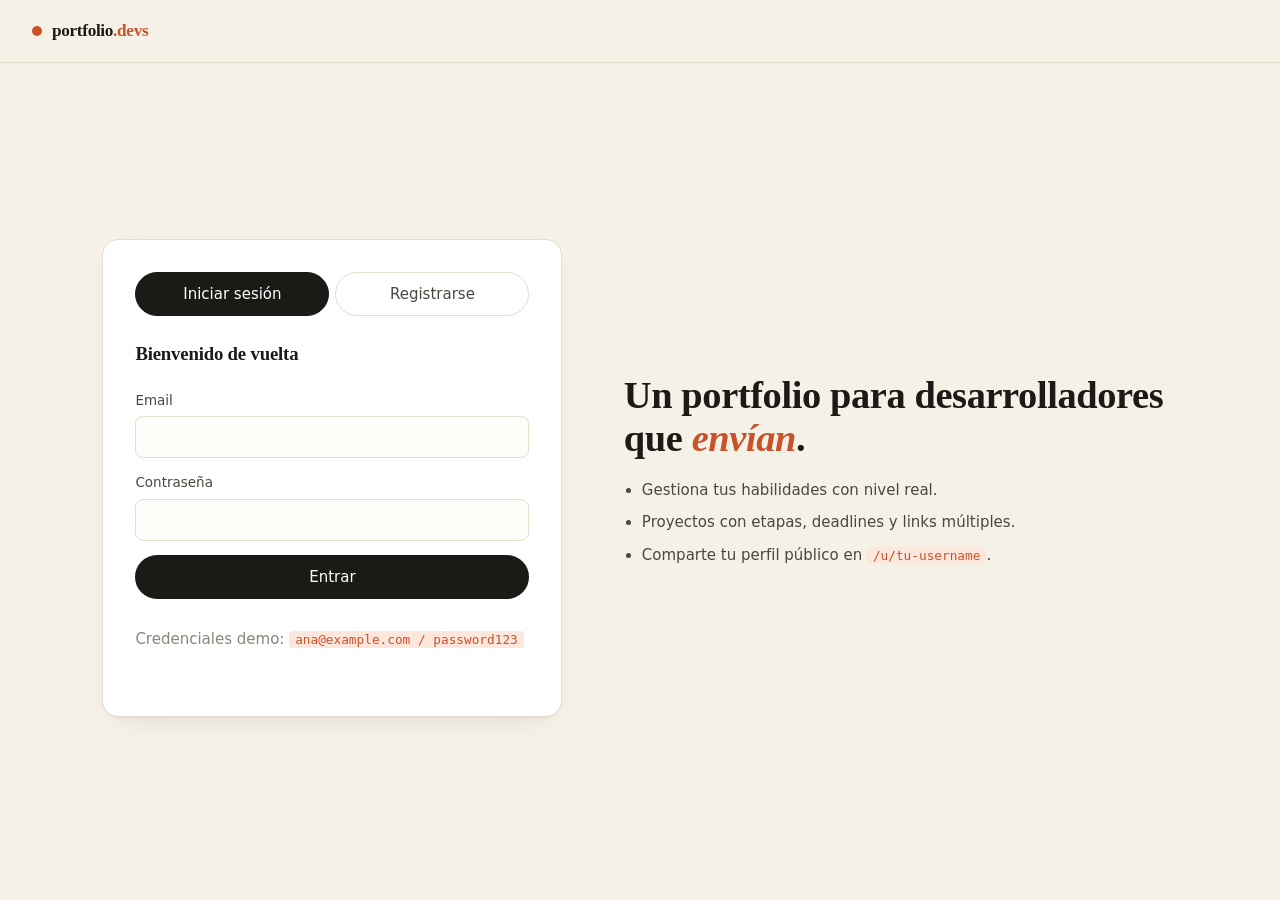
<file: frontend/index.html>
<!doctype html>
<html lang="es">
<head>
<meta charset="utf-8" />
<meta name="viewport" content="width=device-width, initial-scale=1" />
<title>Portfolio Devs</title>
<link rel="stylesheet" href="css/styles.css" />
</head>
<body>

<header class="topbar">
  <div class="brand">
    <span class="brand-dot"></span>
    <span class="brand-text">portfolio<span class="brand-accent">.devs</span></span>
  </div>
  <nav class="topbar-nav">
    <span id="user-chip" class="user-chip hidden"></span>
    <button id="btn-logout" class="btn btn-ghost hidden">Cerrar sesión</button>
  </nav>
</header>

<!-- ===================== AUTH ===================== -->
<section id="view-auth" class="view auth-view">
  <div class="auth-card">
    <div class="auth-tabs">
      <button class="tab active" data-tab="login">Iniciar sesión</button>
      <button class="tab" data-tab="register">Registrarse</button>
    </div>

    <form id="form-login" class="auth-form">
      <h2>Bienvenido de vuelta</h2>
      <label>Email<input type="email" name="email" required autocomplete="email" /></label>
      <label>Contraseña<input type="password" name="password" required autocomplete="current-password" /></label>
      <button class="btn btn-primary" type="submit">Entrar</button>
      <p class="muted">Credenciales demo: <code>ana@example.com / password123</code></p>
    </form>

    <form id="form-register" class="auth-form hidden">
      <h2>Crea tu portfolio</h2>
      <label>Email<input type="email" name="email" required /></label>
      <label>Username<input type="text" name="username" required minlength="3" maxlength="30" pattern="[a-zA-Z0-9_\-]+" /></label>
      <label>Nombre<input type="text" name="nombre" /></label>
      <label>Bio<textarea name="bio" rows="2"></textarea></label>
      <label>Contraseña<input type="password" name="password" required minlength="6" /></label>
      <button class="btn btn-primary" type="submit">Registrarme</button>
    </form>

    <p id="auth-msg" class="form-msg"></p>
  </div>

  <aside class="auth-side">
    <h1>Un portfolio para desarrolladores que <em>envían</em>.</h1>
    <ul class="bullets">
      <li>Gestiona tus habilidades con nivel real.</li>
      <li>Proyectos con etapas, deadlines y links múltiples.</li>
      <li>Comparte tu perfil público en <code>/u/tu-username</code>.</li>
    </ul>
  </aside>
</section>

<!-- ===================== PANEL ===================== -->
<section id="view-panel" class="view panel-view hidden">
  <aside class="side-panel">
    <h3>Mi perfil</h3>
    <p id="panel-username"></p>
    <p id="panel-email" class="muted small"></p>
    <a id="panel-public-link" class="btn btn-ghost btn-sm" target="_blank">Ver mi vista pública ↗</a>
    <hr />
    <button class="btn btn-danger btn-sm" id="btn-delete-account">Eliminar mi cuenta</button>
  </aside>

  <main class="panel-main">
    <!-- Perfil -->
     <section class="card">
      <header class="card-head">
        <h2>Editar mi perfil</h2>
      </header>

      <form id="form-profile" class="auth-form">
        <label>Nombre
          <input
            type="text"
            name="nombre"
            maxlength="120"
            autocomplete="name"
          />
        </label>

        <label>Username
          <input
            type="text"
            name="username"
            required
            minlength="3"
            maxlength="30"
            pattern="[a-zA-Z0-9_\-]+"
            autocomplete="username"
          />
        </label>

        <label>Email
          <input
            type="email"
            name="email"
            required
            maxlength="190"
            autocomplete="email"
          />
        </label>

        <label>Biografía
          <textarea
            name="bio"
            rows="3"
            maxlength="5000"
          ></textarea>
        </label>

        <button type="submit" class="btn btn-primary">
          Guardar perfil
        </button>

        <p
          id="profile-msg"
          class="form-msg"
          role="status"
          aria-live="polite">
        </p>
      </form>
    </section>
    <!-- Habilidades -->
    <section class="card">
      <header class="card-head">
        <h2>Habilidades técnicas</h2>
      </header>

      <form id="form-skill" class="inline-form">
        <select name="habilidad" id="sel-habilidad" aria-label="Lenguaje o tecnología" required></select>
        <select name="nivel" required>
          <option value="basico">Básico</option>
          <option value="intermedio">Intermedio</option>
          <option value="avanzado">Avanzado</option>
        </select>
        <button class="btn btn-primary" type="submit">Agregar habilidad</button>
      </form>

      <ul id="list-skills" class="chip-list"></ul>
    </section>

    <!-- Proyectos -->
    <section class="card">
      <header class="card-head">
        <h2>Proyectos</h2>
        <button id="btn-new-project" class="btn btn-primary">+ Nuevo proyecto</button>
      </header>

      <div id="list-projects" class="projects-grid"></div>
    </section>
  </main>
</section>

<!-- ===================== MODAL PROYECTO ===================== -->
<div id="modal-project" class="modal hidden">
  <div class="modal-card">
    <header class="modal-head">
      <h3 id="modal-title">Nuevo proyecto</h3>
      <button class="icon-btn" id="modal-close" aria-label="Cerrar">×</button>
    </header>

    <form id="form-project" class="stack">
      <input type="hidden" name="id" />

      <label>Nombre<input name="nombre" required /></label>
      <label>Descripción<textarea name="descripcion" rows="3"></textarea></label>

      <div class="grid-2">
        <label>Etapa
          <select name="etapa" required>
            <option value="formulacion">Formulación</option>
            <option value="modelado">Modelado</option>
            <option value="implementacion">Implementación</option>
            <option value="testing">Testing</option>
            <option value="produccion">Producción</option>
            <option value="mantenimiento">Mantenimiento</option>
          </select>
        </label>
        <label>Deadline<input type="date" name="fecha_deadline" /></label>
      </div>

      <label>Fecha de finalización (si aplica)<input type="date" name="fecha_finalizacion" /></label>

      <div class="grid-2">
        <div>
          <label class="field-label">Lenguajes</label>
          <div id="chk-lenguajes" class="check-grid"></div>
        </div>
        <div>
          <label class="field-label">Tecnologías</label>
          <div id="chk-tecnologias" class="check-grid"></div>
        </div>
      </div>

      <div>
        <div class="split-head">
          <label class="field-label">Links externos</label>
          <button type="button" class="btn btn-ghost btn-sm" id="btn-add-link">+ Agregar link</button>
        </div>
        <div id="list-links" class="links-editor"></div>
      </div>

      <footer class="modal-foot">
        <button type="button" id="btn-delete-project" class="btn btn-danger hidden">Eliminar proyecto</button>
        <button type="submit" class="btn btn-primary">Guardar</button>
      </footer>
      <p id="project-msg" class="form-msg"></p>
    </form>
  </div>
</div>

<div id="toast" class="toast hidden"></div>
<script src="js/main.js"></script>
</body>
</html>
</file>
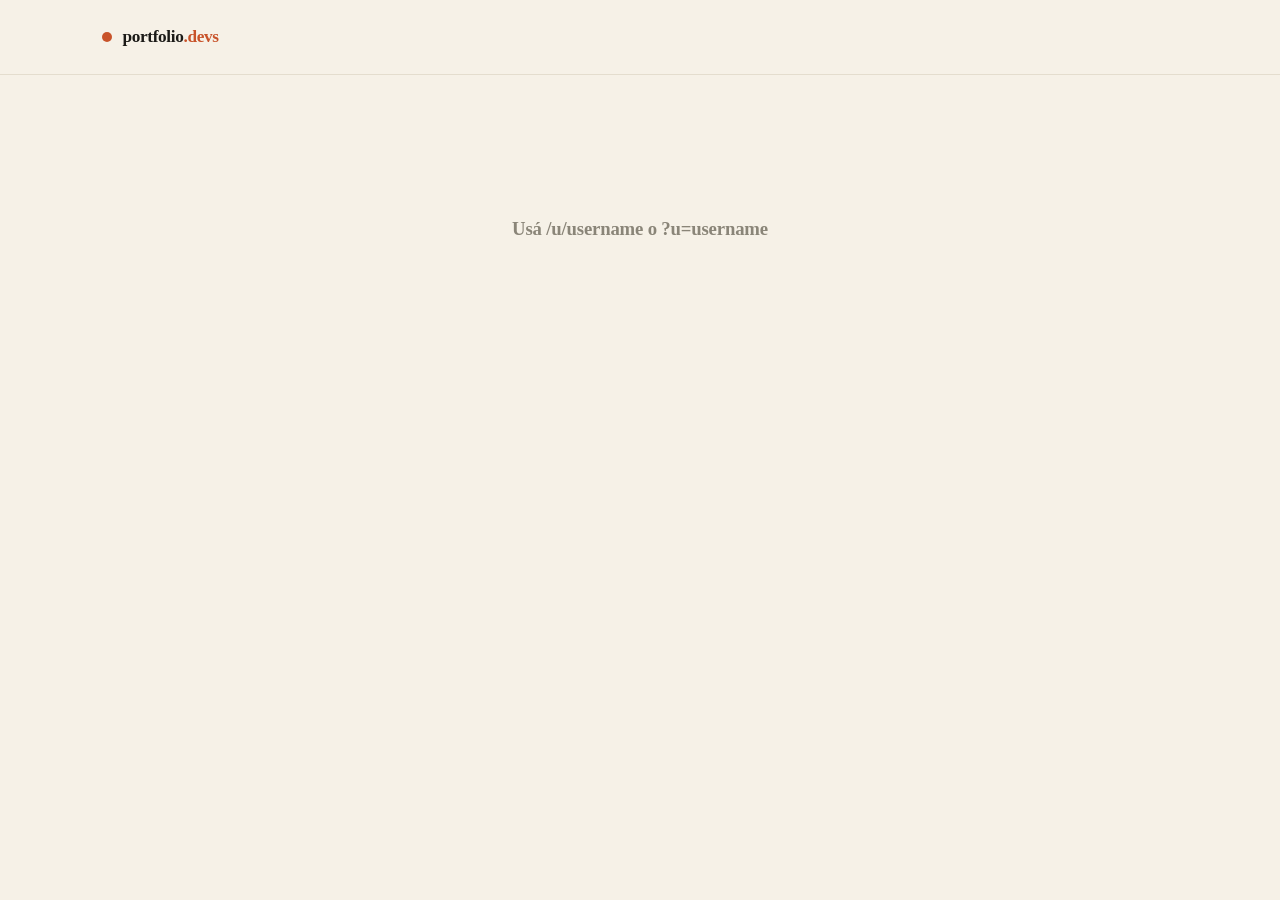
<file: frontend/public.html>
<!doctype html>
<html lang="es">
<head>
<meta charset="utf-8" />
<meta name="viewport" content="width=device-width, initial-scale=1" />
<title>Portfolio público</title>
<link rel="stylesheet" href="css/styles.css" />
</head>
<body class="public-body">

<header class="public-top">
  <a href="index.html" class="brand">
    <span class="brand-dot"></span>
    <span class="brand-text">portfolio<span class="brand-accent">.devs</span></span>
  </a>
</header>

<main id="public-root" class="public-root">
  <p class="muted">Cargando portfolio...</p>
</main>
<script src="js/main.js"></script>
</body>
</html>
</file>
<file: frontend/css/styles.css>
/* ==========================================================
   Portfolio Devs — tema cálido, aesthetic editorial.
   Sin frameworks. Usa variables CSS y layout left-aligned.
   ========================================================== */

:root {
  --bg: #f6f1e7;
  --surface: #ffffff;
  --ink: #1b1a17;
  --ink-soft: #4a4740;
  --muted: #8a8578;
  --accent: #c8532a;       /* terracotta */
  --accent-ink: #ffffff;
  --accent-soft: #fde6dc;
  --line: #e4ddce;
  --danger: #a1301c;
  --ok: #27613d;

  --radius: 10px;
  --shadow: 0 1px 0 rgba(0,0,0,.04), 0 10px 30px -18px rgba(0,0,0,.18);
  --font-display: "Fraunces", "Playfair Display", Georgia, serif;
  --font-body: "IBM Plex Sans", "Helvetica Neue", system-ui, sans-serif;
  --font-mono: "JetBrains Mono", ui-monospace, Menlo, monospace;
}

/* Fuentes — intenté elegir tipos poco usados en IA slop (Fraunces + IBM Plex) */
@import url('https://fonts.googleapis.com/css2?family=Fraunces:ital,opsz,wght@0,9..144,500;0,9..144,700;1,9..144,500&family=IBM+Plex+Sans:wght@400;500;600&family=JetBrains+Mono:wght@400;600&display=swap');

* { box-sizing: border-box; }

html, body {
  margin: 0;
  background: var(--bg);
  color: var(--ink);
  font-family: var(--font-body);
  font-size: 15px;
  line-height: 1.5;
}

h1, h2, h3 { font-family: var(--font-display); font-weight: 600; letter-spacing: -0.01em; margin: 0 0 .5rem; }
h1 { font-size: clamp(1.9rem, 3vw, 2.6rem); }
h2 { font-size: 1.25rem; }
h3 { font-size: 1.05rem; }
code { font-family: var(--font-mono); background: var(--accent-soft); color: var(--accent); padding: 1px 6px; border-radius: 4px; font-size: .85em; }
.muted { color: var(--muted); }
.small { font-size: .85rem; }
.hidden { display: none !important; }

/* ---------------- Topbar ---------------- */
.topbar {
  display: flex; align-items: center; justify-content: space-between;
  padding: 18px 32px;
  border-bottom: 1px solid var(--line);
  background: var(--bg);
  position: sticky; top: 0; z-index: 20;
}
.brand { display: inline-flex; align-items: center; gap: 10px; text-decoration: none; color: var(--ink); }
.brand-dot { width: 10px; height: 10px; border-radius: 50%; background: var(--accent); display: inline-block; }
.brand-text { font-family: var(--font-display); font-size: 1.15rem; font-weight: 700; letter-spacing: -.02em; }
.brand-accent { color: var(--accent); }
.topbar-nav { display: inline-flex; align-items: center; gap: 14px; }
.user-chip {
  font-family: var(--font-mono);
  font-size: .8rem;
  padding: 4px 10px;
  border: 1px solid var(--line);
  border-radius: 999px;
  color: var(--ink-soft);
}

/* ---------------- Buttons ---------------- */
.btn {
  appearance: none; border: 1px solid transparent;
  padding: 10px 16px;
  font: inherit; font-weight: 500;
  border-radius: 999px;
  cursor: pointer;
  transition: background-color .15s ease, border-color .15s ease, transform .1s ease, color .15s ease;
}
.btn:active { transform: translateY(1px); }
.btn-primary { background: var(--ink); color: #fff; }
.btn-primary:hover { background: var(--accent); }
.btn-ghost { background: transparent; color: var(--ink); border-color: var(--line); }
.btn-ghost:hover { background: var(--surface); border-color: var(--ink); }
.btn-danger { background: transparent; color: var(--danger); border-color: var(--danger); }
.btn-danger:hover { background: var(--danger); color: #fff; }
.btn-sm { padding: 6px 12px; font-size: .85rem; }

.icon-btn { background: none; border: none; font-size: 1.4rem; cursor: pointer; color: var(--muted); }
.icon-btn:hover { color: var(--ink); }

/* ---------------- Auth ---------------- */
.auth-view {
  display: grid;
  grid-template-columns: minmax(360px, 1fr) 1.2fr;
  gap: 60px;
  padding: 60px 8vw;
  min-height: calc(100vh - 70px);
  align-items: center;
}
@media (max-width: 860px) { .auth-view { grid-template-columns: 1fr; padding: 40px 20px; } }

.auth-card {
  background: var(--surface);
  border: 1px solid var(--line);
  border-radius: 16px;
  padding: 32px;
  box-shadow: var(--shadow);
  max-width: 460px;
}
.auth-tabs { display: flex; gap: 6px; margin-bottom: 20px; }
.tab {
  flex: 1; padding: 10px 12px;
  background: transparent; border: 1px solid var(--line);
  border-radius: 999px; cursor: pointer; font: inherit;
  color: var(--ink-soft);
  transition: all .15s ease;
}
.tab.active { background: var(--ink); color: #fff; border-color: var(--ink); }

.auth-form { display: flex; flex-direction: column; gap: 14px; }
.auth-form h2 { margin-top: 4px; }
.auth-form label { display: flex; flex-direction: column; gap: 6px; font-size: .9rem; color: var(--ink-soft); }

input, select, textarea {
  font: inherit; padding: 10px 12px;
  border: 1px solid var(--line); border-radius: 8px;
  background: #fffefb; color: var(--ink);
  transition: border-color .15s ease, box-shadow .15s ease;
}
input:focus, select:focus, textarea:focus {
  outline: none; border-color: var(--accent);
  box-shadow: 0 0 0 3px var(--accent-soft);
}

.form-msg { min-height: 1.2rem; font-size: .9rem; margin: 0; }
.form-msg.error { color: var(--danger); }
.form-msg.ok { color: var(--ok); }

.auth-side h1 { line-height: 1.1; margin-bottom: 20px; }
.auth-side h1 em { color: var(--accent); font-style: italic; }
.bullets { padding-left: 18px; color: var(--ink-soft); }
.bullets li { margin: 10px 0; }

/* ---------------- Panel ---------------- */
.panel-view {
  display: grid;
  grid-template-columns: 260px 1fr;
  gap: 32px;
  padding: 40px 6vw;
  align-items: start;
}
@media (max-width: 900px) { .panel-view { grid-template-columns: 1fr; } }

.side-panel {
  background: var(--surface);
  border: 1px solid var(--line);
  border-radius: 14px;
  padding: 20px;
  position: sticky; top: 90px;
}
.side-panel h3 { margin-top: 0; }
.side-panel hr { border: none; border-top: 1px solid var(--line); margin: 18px 0; }

.panel-main { display: flex; flex-direction: column; gap: 24px; }

.card {
  background: var(--surface);
  border: 1px solid var(--line);
  border-radius: 14px;
  padding: 24px;
}
.card-head {
  display: flex; align-items: center; justify-content: space-between;
  margin-bottom: 16px;
}

.inline-form {
  display: flex; gap: 10px; flex-wrap: wrap;
  margin-bottom: 20px;
}
.inline-form select { min-width: 180px; }

/* ---------------- Skills ---------------- */
.chip-list {
  list-style: none; padding: 0; margin: 0;
  display: flex; flex-wrap: wrap; gap: 10px;
}
.skill-chip {
  display: inline-flex; align-items: center; gap: 8px;
  padding: 6px 6px 6px 14px;
  background: var(--accent-soft); color: var(--accent);
  border-radius: 999px;
  border: 1px solid transparent;
  font-size: .9rem;
}
.skill-chip select {
  padding: 3px 6px; font-size: .8rem; border-radius: 6px;
  background: #fff; border-color: var(--line);
}
.skill-chip .remove {
  background: none; border: none; color: var(--accent);
  font-size: 1.1rem; cursor: pointer; padding: 0 6px;
}
.skill-chip .remove:hover { color: var(--danger); }

/* ---------------- Projects ---------------- */
.projects-grid {
  display: grid;
  grid-template-columns: repeat(auto-fill, minmax(280px, 1fr));
  gap: 16px;
}
.project-card {
  border: 1px solid var(--line);
  border-radius: 12px;
  padding: 18px;
  cursor: pointer;
  transition: transform .15s ease, border-color .15s ease, box-shadow .15s ease;
  background: #fffdf7;
}
.project-card:hover {
  transform: translateY(-2px);
  border-color: var(--ink);
  box-shadow: var(--shadow);
}
.project-card h3 { margin-bottom: 6px; }
.project-stage {
  display: inline-block;
  padding: 2px 10px; font-size: .75rem; border-radius: 999px;
  background: var(--ink); color: #fff;
  margin-bottom: 10px; letter-spacing: .05em; text-transform: uppercase;
}
.project-tags { display: flex; flex-wrap: wrap; gap: 6px; margin-top: 10px; }
.tag {
  font-size: .75rem; padding: 2px 8px;
  border: 1px solid var(--line); border-radius: 6px; color: var(--ink-soft);
}

.empty {
  padding: 30px; text-align: center; color: var(--muted);
  border: 1px dashed var(--line); border-radius: 10px;
}

/* ---------------- Modal ---------------- */
.modal {
  position: fixed; inset: 0; z-index: 40;
  background: rgba(27,26,23,.45);
  backdrop-filter: blur(4px);
  display: grid; place-items: center;
  padding: 20px;
}
.modal-card {
  background: var(--surface);
  border-radius: 16px; width: min(720px, 100%);
  max-height: 90vh; overflow: auto;
  box-shadow: 0 20px 60px -10px rgba(0,0,0,.35);
  animation: pop .18s ease-out;
}
@keyframes pop { from { transform: translateY(8px); opacity: 0; } to { transform: translateY(0); opacity: 1; } }

.modal-head {
  display: flex; justify-content: space-between; align-items: center;
  padding: 20px 24px; border-bottom: 1px solid var(--line);
}
.stack { padding: 20px 24px; display: flex; flex-direction: column; gap: 14px; }
.stack label { display: flex; flex-direction: column; gap: 6px; font-size: .9rem; color: var(--ink-soft); }
.grid-2 { display: grid; grid-template-columns: 1fr 1fr; gap: 14px; }
.field-label { display: block; margin-bottom: 8px; font-size: .9rem; color: var(--ink-soft); }
.check-grid {
  max-height: 160px; overflow: auto;
  border: 1px solid var(--line); border-radius: 8px; padding: 10px;
  display: flex; flex-wrap: wrap; gap: 8px;
  background: #fffefb;
}
.check-grid label {
  display: inline-flex; flex-direction: row; align-items: center; gap: 6px;
  font-size: .85rem; color: var(--ink);
  padding: 2px 8px; border-radius: 6px;
}
.check-grid input[type="checkbox"] { accent-color: var(--accent); }

.split-head { display: flex; justify-content: space-between; align-items: center; }

.links-editor { display: flex; flex-direction: column; gap: 8px; }
.link-row {
  display: grid; grid-template-columns: 180px 1fr auto; gap: 8px; align-items: center;
}
.link-row .icon-btn { font-size: 1.2rem; }

.modal-foot {
  padding: 16px 24px; border-top: 1px solid var(--line);
  display: flex; justify-content: space-between; gap: 10px;
}

/* ---------------- Toast ---------------- */
.toast {
  position: fixed; bottom: 24px; right: 24px;
  background: var(--ink); color: #fff;
  padding: 12px 16px; border-radius: 10px;
  font-size: .9rem; z-index: 50;
  box-shadow: var(--shadow);
  animation: fadein .2s ease-out;
}
.toast.error { background: var(--danger); }
.toast.ok { background: var(--ok); }
@keyframes fadein { from { opacity: 0; transform: translateY(6px); } to { opacity: 1; transform: translateY(0); } }

/* ---------------- Utils ---------------- */
.view { animation: fadein .25s ease-out; }


/* ==============================================================
   Vista pública del portfolio — layout editorial, left-aligned.
   ============================================================== */

.public-body { background: var(--bg); }

.public-top {
  padding: 24px 8vw; border-bottom: 1px solid var(--line);
}

.public-root {
  max-width: 980px; margin: 0 auto;
  padding: 60px 24px 100px;
}

.profile-header {
  display: flex; gap: 24px; align-items: center;
  padding-bottom: 32px; border-bottom: 1px solid var(--line);
  margin-bottom: 40px;
}
.avatar-initial {
  width: 86px; height: 86px; border-radius: 50%;
  background: var(--accent); color: #fff;
  display: grid; place-items: center;
  font-family: var(--font-display); font-weight: 700; font-size: 2.2rem;
}
.profile-meta h1 { margin: 0 0 6px; }
.profile-handle { color: var(--muted); font-family: var(--font-mono); font-size: .9rem; }
.profile-bio { max-width: 60ch; color: var(--ink-soft); margin-top: 10px; }

.section-public { margin-top: 48px; }
.section-public h2 {
  font-size: 1.1rem;
  text-transform: uppercase; letter-spacing: .12em;
  color: var(--muted); margin-bottom: 20px;
  font-family: var(--font-body); font-weight: 600;
}

.public-skills { display: flex; flex-wrap: wrap; gap: 10px; }
.public-skill {
  display: inline-flex; align-items: center; gap: 8px;
  padding: 6px 12px; border-radius: 999px;
  border: 1px solid var(--line);
  background: #fffdf7;
  font-size: .9rem;
}
.public-skill .level {
  font-family: var(--font-mono); font-size: .7rem;
  text-transform: uppercase;
  padding: 2px 6px; border-radius: 4px;
  background: var(--accent); color: #fff;
}
.public-skill .level.basico { background: #6c6c6c; }
.public-skill .level.intermedio { background: #c8532a; }
.public-skill .level.avanzado { background: #1b1a17; }

.public-projects { display: flex; flex-direction: column; gap: 20px; }
.public-project {
  border: 1px solid var(--line); border-radius: 14px;
  padding: 24px; background: var(--surface);
}
.public-project h3 { margin-bottom: 6px; font-size: 1.3rem; }
.public-project .project-stage { margin-bottom: 10px; }
.public-project .project-desc { color: var(--ink-soft); margin: 10px 0 14px; }

.meta-row {
  display: flex; flex-wrap: wrap; gap: 20px;
  font-size: .85rem; color: var(--muted);
  padding: 10px 0; border-top: 1px dashed var(--line);
  margin-top: 14px;
}
.meta-row strong { color: var(--ink-soft); font-weight: 500; margin-right: 4px; }

.project-section-title {
  font-size: .75rem; text-transform: uppercase; letter-spacing: .1em;
  color: var(--muted); margin-top: 14px; margin-bottom: 8px;
}

.links-list { display: flex; flex-wrap: wrap; gap: 8px; }
.link-pill {
  display: inline-flex; align-items: center; gap: 6px;
  padding: 6px 12px;
  background: var(--accent-soft); color: var(--accent);
  border-radius: 999px; text-decoration: none;
  font-size: .85rem;
  transition: background-color .15s;
}
.link-pill:hover { background: var(--accent); color: #fff; }
.link-pill .link-type {
  font-family: var(--font-mono); font-size: .7rem;
  text-transform: uppercase; opacity: .7;
}

.not-found { text-align: center; padding: 80px 20px; color: var(--muted); }


@media (max-width: 480px) {
  .grid-2, .link-row { grid-template-columns: 1fr; }
  .link-row .icon-btn { justify-self: end; }
}
</file>
